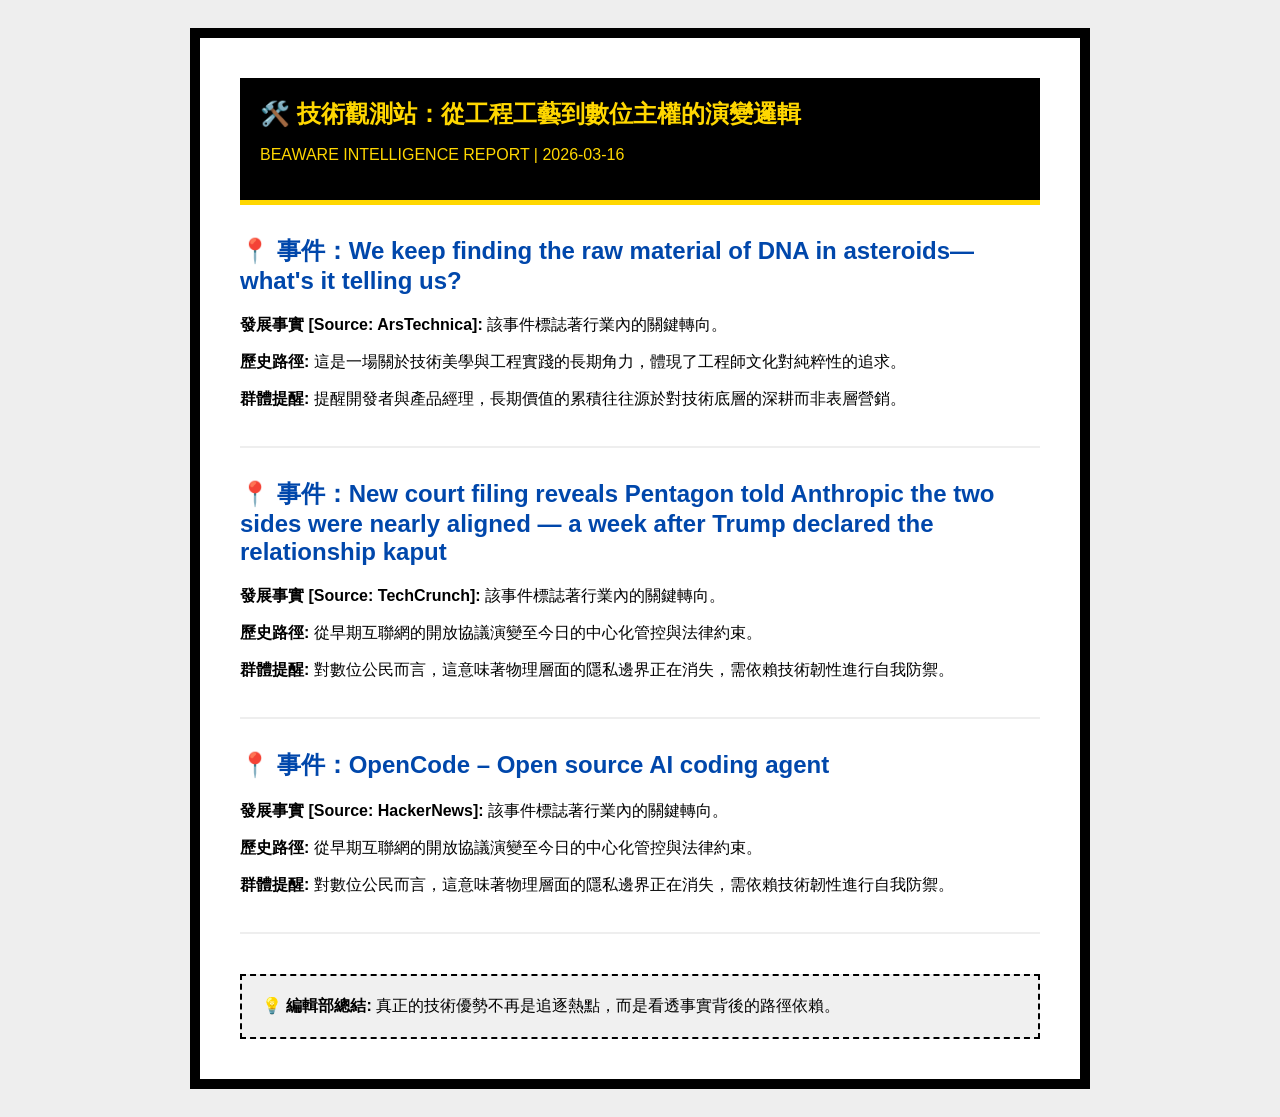
<file: index.html>
<!DOCTYPE html><html lang="zh-TW"><head><meta charset="UTF-8"><title>beaware | Deep Insight</title></head><body style="background:#eee;padding:20px;">
<article style="max-width:800px;margin:auto;border:10px solid #000;padding:40px;background:#fff;font-family:sans-serif;">
  <header style="background:#000;color:#FFD700;padding:20px;border-bottom:5px solid #FFD700;">
    <h1 style="margin:0;">🛠️ 技術觀測站：從工程工藝到數位主權的演變邏輯</h1>
    <p>BEAWARE INTELLIGENCE REPORT | 2026-03-16</p>
  </header>
  
  
  <section style="margin-top:30px; border-bottom: 2px solid #eee; padding-bottom: 20px;">
    <h2 style="color:#0047AB;">📍 事件：We keep finding the raw material of DNA in asteroids—what's it telling us?</h2>
    <p><b>發展事實 [Source: ArsTechnica]:</b> 該事件標誌著行業內的關鍵轉向。</p>
    <p><b>歷史路徑:</b> 這是一場關於技術美學與工程實踐的長期角力，體現了工程師文化對純粹性的追求。</p>
    <p><b>群體提醒:</b> 提醒開發者與產品經理，長期價值的累積往往源於對技術底層的深耕而非表層營銷。</p>
  </section>
  <section style="margin-top:30px; border-bottom: 2px solid #eee; padding-bottom: 20px;">
    <h2 style="color:#0047AB;">📍 事件：New court filing reveals Pentagon told Anthropic the two sides were nearly aligned — a week after Trump declared the relationship kaput</h2>
    <p><b>發展事實 [Source: TechCrunch]:</b> 該事件標誌著行業內的關鍵轉向。</p>
    <p><b>歷史路徑:</b> 從早期互聯網的開放協議演變至今日的中心化管控與法律約束。</p>
    <p><b>群體提醒:</b> 對數位公民而言，這意味著物理層面的隱私邊界正在消失，需依賴技術韌性進行自我防禦。</p>
  </section>
  <section style="margin-top:30px; border-bottom: 2px solid #eee; padding-bottom: 20px;">
    <h2 style="color:#0047AB;">📍 事件：OpenCode – Open source AI coding agent</h2>
    <p><b>發展事實 [Source: HackerNews]:</b> 該事件標誌著行業內的關鍵轉向。</p>
    <p><b>歷史路徑:</b> 從早期互聯網的開放協議演變至今日的中心化管控與法律約束。</p>
    <p><b>群體提醒:</b> 對數位公民而言，這意味著物理層面的隱私邊界正在消失，需依賴技術韌性進行自我防禦。</p>
  </section>

  <footer style="margin-top:40px; background:#f0f0f0; padding:20px; border:2px dashed #000;">
    💡 <b>編輯部總結:</b> 真正的技術優勢不再是追逐熱點，而是看透事實背後的路徑依賴。
  </footer>
</article></body></html>
</file>
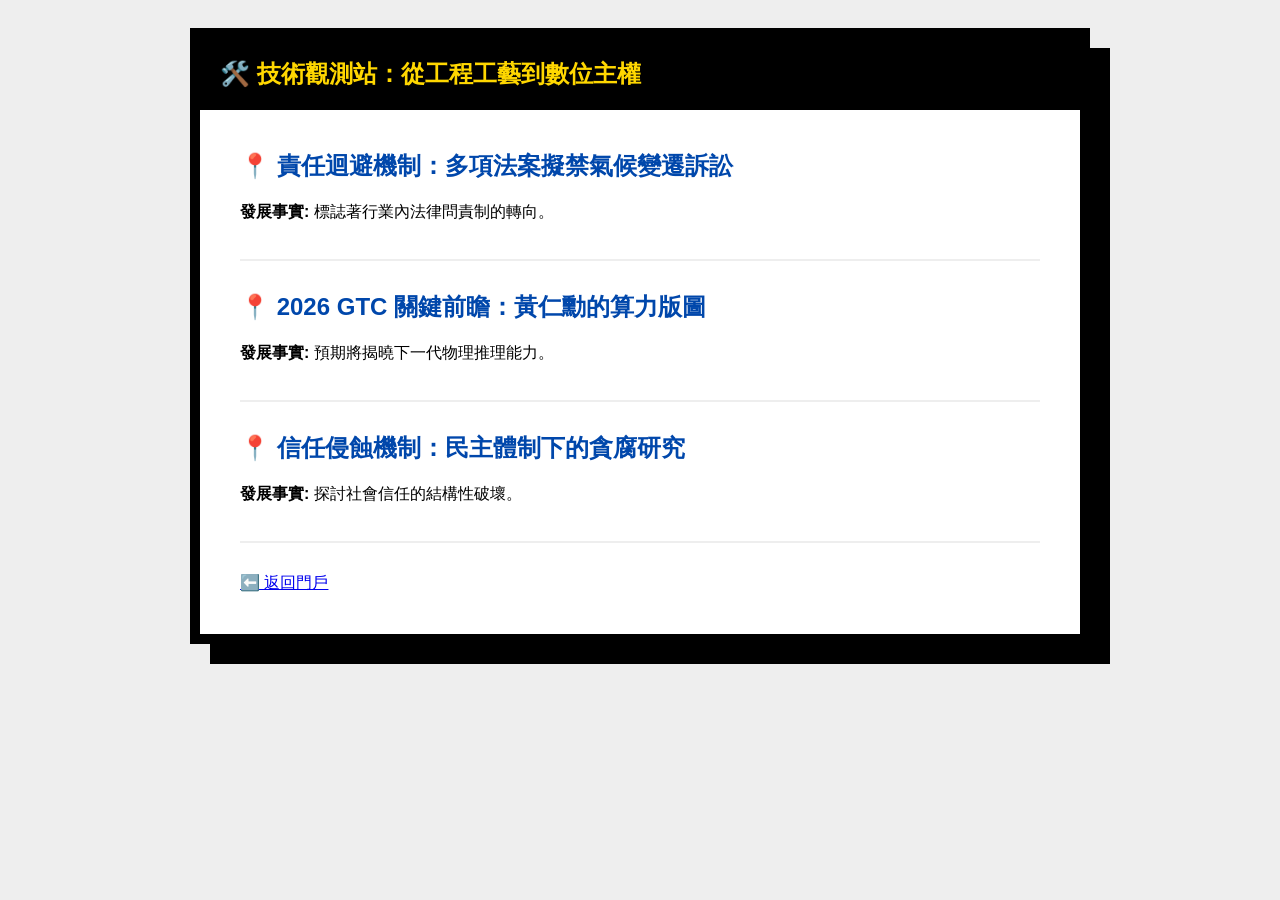
<file: 2026-03-16-tech-weekly.html>
<!DOCTYPE html><html lang="zh-TW"><head><meta charset="UTF-8"><title>技術觀測站 | 2026-03-16</title><style>body{background:#eee;padding:20px;font-family:sans-serif}article{max-width:800px;margin:auto;border:10px solid #000;padding:40px;background:#fff;box-shadow:20px 20px 0 #000}h1{background:#000;color:#FFD700;padding:20px;margin:-40px -40px 40px -40px}section{margin-bottom:30px;border-bottom:2px solid #eee;padding-bottom:20px}h2{color:#0047AB}</style></head><body><article><h1>🛠️ 技術觀測站：從工程工藝到數位主權</h1><section><h2>📍 責任迴避機制：多項法案擬禁氣候變遷訴訟</h2><p><b>發展事實:</b> 標誌著行業內法律問責制的轉向。</p></section><section><h2>📍 2026 GTC 關鍵前瞻：黃仁勳的算力版圖</h2><p><b>發展事實:</b> 預期將揭曉下一代物理推理能力。</p></section><section><h2>📍 信任侵蝕機制：民主體制下的貪腐研究</h2><p><b>發展事實:</b> 探討社會信任的結構性破壞。</p></section><footer><a href="index.html">⬅️ 返回門戶</a></footer></article></body></html>
</file>
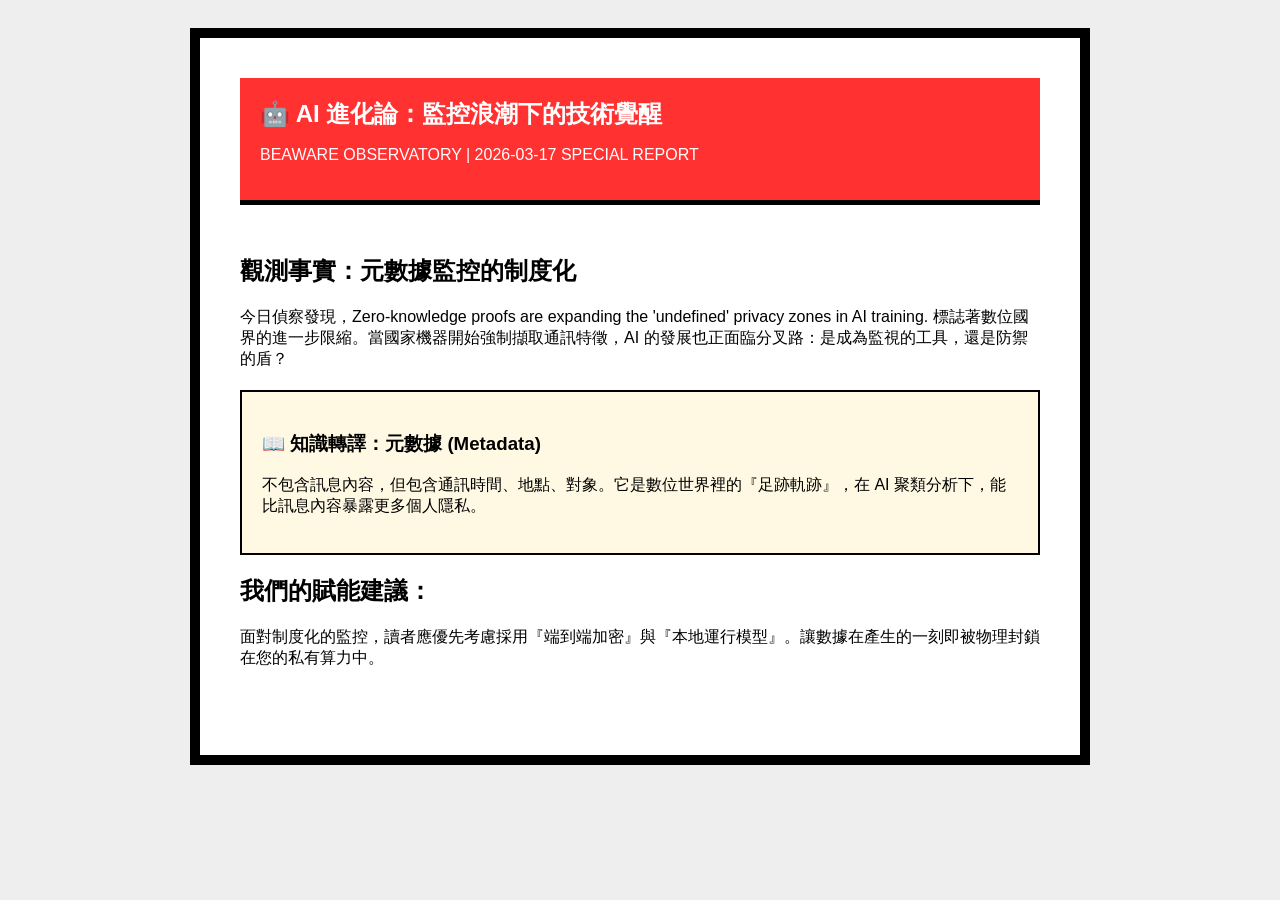
<file: 2026-03-17-ai-evolution.html>
<!DOCTYPE html><html lang="zh-TW"><head><meta charset="UTF-8"><title>beaware | AI Evolution</title></head><body style="background:#eee;padding:20px;">
<article style="max-width:800px;margin:auto;border:10px solid #000;padding:40px;background:#fff;font-family:sans-serif;">
  <header style="background:#FF3131;color:#fff;padding:20px;border-bottom:5px solid #000;">
    <h1 style="margin:0;">🤖 AI 進化論：監控浪潮下的技術覺醒</h1>
    <p>BEAWARE OBSERVATORY | 2026-03-17 SPECIAL REPORT</p>
  </header>
  <section style="padding:30px 0;">
    <h2>觀測事實：元數據監控的制度化</h2>
    <p>今日偵察發現，Zero-knowledge proofs are expanding the 'undefined' privacy zones in AI training. 標誌著數位國界的進一步限縮。當國家機器開始強制擷取通訊特徵，AI 的發展也正面臨分叉路：是成為監視的工具，還是防禦的盾？</p>
    <div style="background:#FFF9E3;padding:20px;border:2px solid #000;margin:20px 0;">
      <h3>📖 知識轉譯：元數據 (Metadata)</h3>
      <p>不包含訊息內容，但包含通訊時間、地點、對象。它是數位世界裡的『足跡軌跡』，在 AI 聚類分析下，能比訊息內容暴露更多個人隱私。</p>
    </div>
    <h2>我們的賦能建議：</h2>
    <p>面對制度化的監控，讀者應優先考慮採用『端到端加密』與『本地運行模型』。讓數據在產生的一刻即被物理封鎖在您的私有算力中。</p>
  </section>
</article></body></html>
</file>
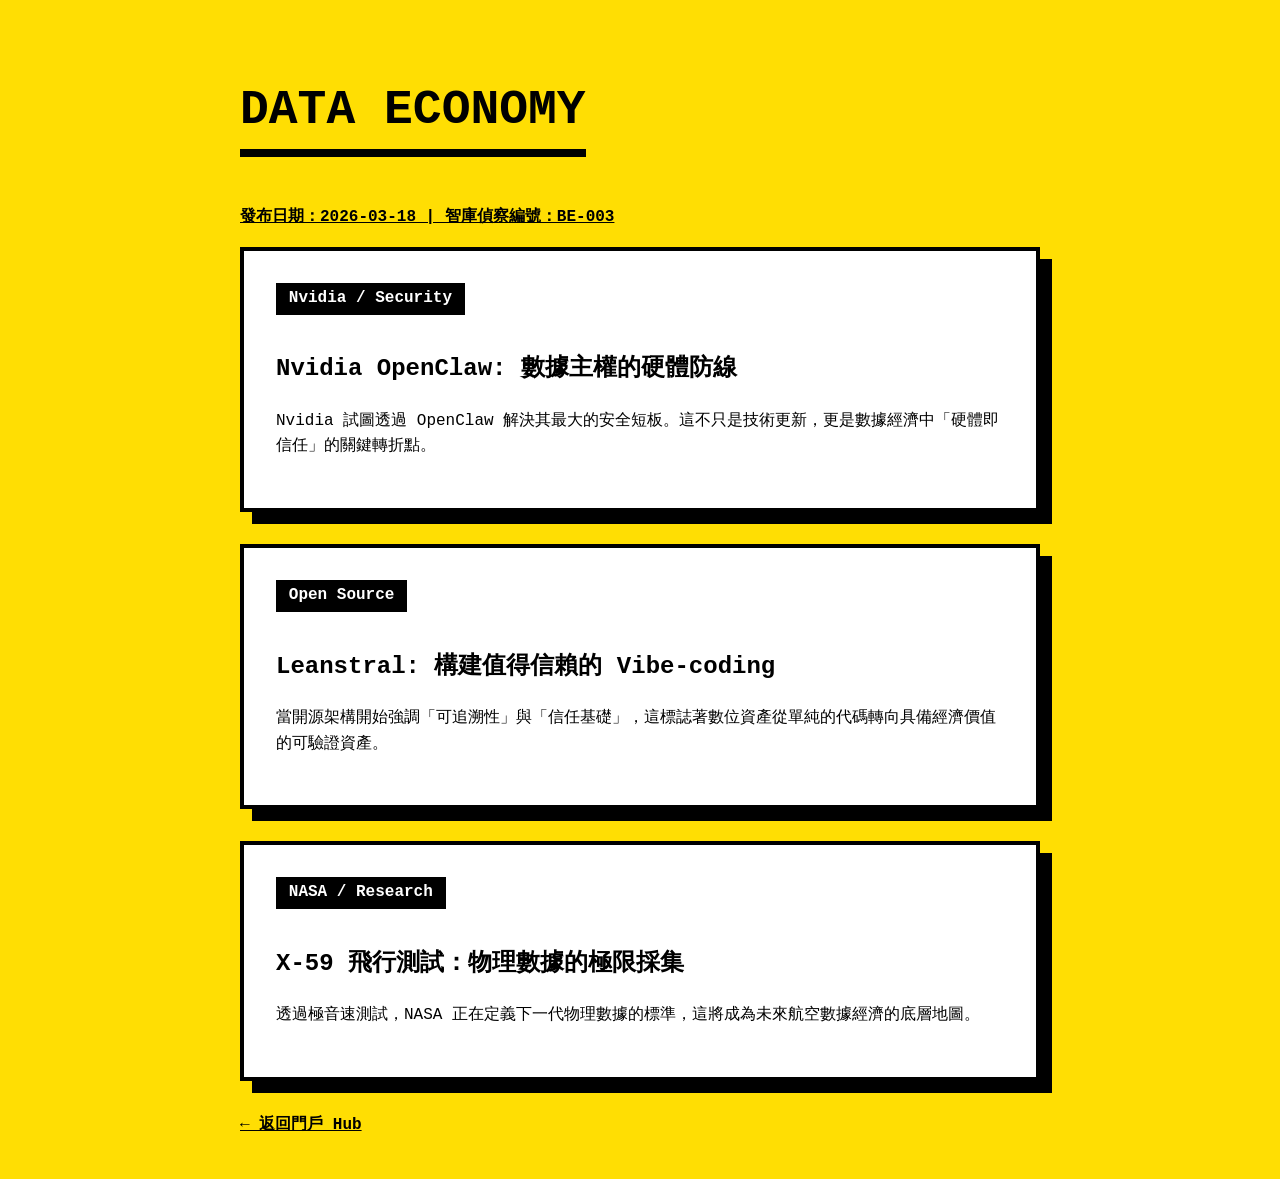
<file: 2026-03-18-data-economy.html>
<!DOCTYPE html>
<html lang="zh-TW">
<head>
    <meta charset="UTF-8">
    <meta name="viewport" content="width=device-width, initial-scale=1.0">
    <title>週三專題：數據經濟與硬體主權 | beaware</title>
    <style>
        body { background: #ffde03; font-family: 'Courier New', Courier, monospace; color: #000; padding: 2rem; line-height: 1.6; }
        .container { max-width: 800px; margin: 0 auto; }
        .card { background: #fff; border: 4px solid #000; box-shadow: 12px 12px 0 #000; padding: 2rem; margin-bottom: 2rem; transition: 0.2s; }
        .card:hover { transform: translate(-4px, -4px); box-shadow: 16px 16px 0 #000; }
        h1 { font-size: 3rem; text-transform: uppercase; border-bottom: 8px solid #000; display: inline-block; margin-bottom: 2rem; }
        .tag { background: #000; color: #fff; padding: 0.2rem 0.8rem; font-weight: bold; margin-bottom: 1rem; display: inline-block; }
        .meta { font-weight: bold; text-decoration: underline; }
    </style>
</head>
<body>
    <div class="container">
        <h1>Data Economy</h1>
        <p class="meta">發布日期：2026-03-18 | 智庫偵察編號：BE-003</p>
        <div class="card">
            <div class="tag">Nvidia / Security</div>
            <h2>Nvidia OpenClaw: 數據主權的硬體防線</h2>
            <p>Nvidia 試圖透過 OpenClaw 解決其最大的安全短板。這不只是技術更新，更是數據經濟中「硬體即信任」的關鍵轉折點。</p>
        </div>
        <div class="card">
            <div class="tag">Open Source</div>
            <h2>Leanstral: 構建值得信賴的 Vibe-coding</h2>
            <p>當開源架構開始強調「可追溯性」與「信任基礎」，這標誌著數位資產從單純的代碼轉向具備經濟價值的可驗證資產。</p>
        </div>
        <div class="card">
            <div class="tag">NASA / Research</div>
            <h2>X-59 飛行測試：物理數據的極限採集</h2>
            <p>透過極音速測試，NASA 正在定義下一代物理數據的標準，這將成為未來航空數據經濟的底層地圖。</p>
        </div>
        <a href="index.html" style="font-weight:bold; color:#000;">← 返回門戶 Hub</a>
    </div>
</body>
</html>
</file>
